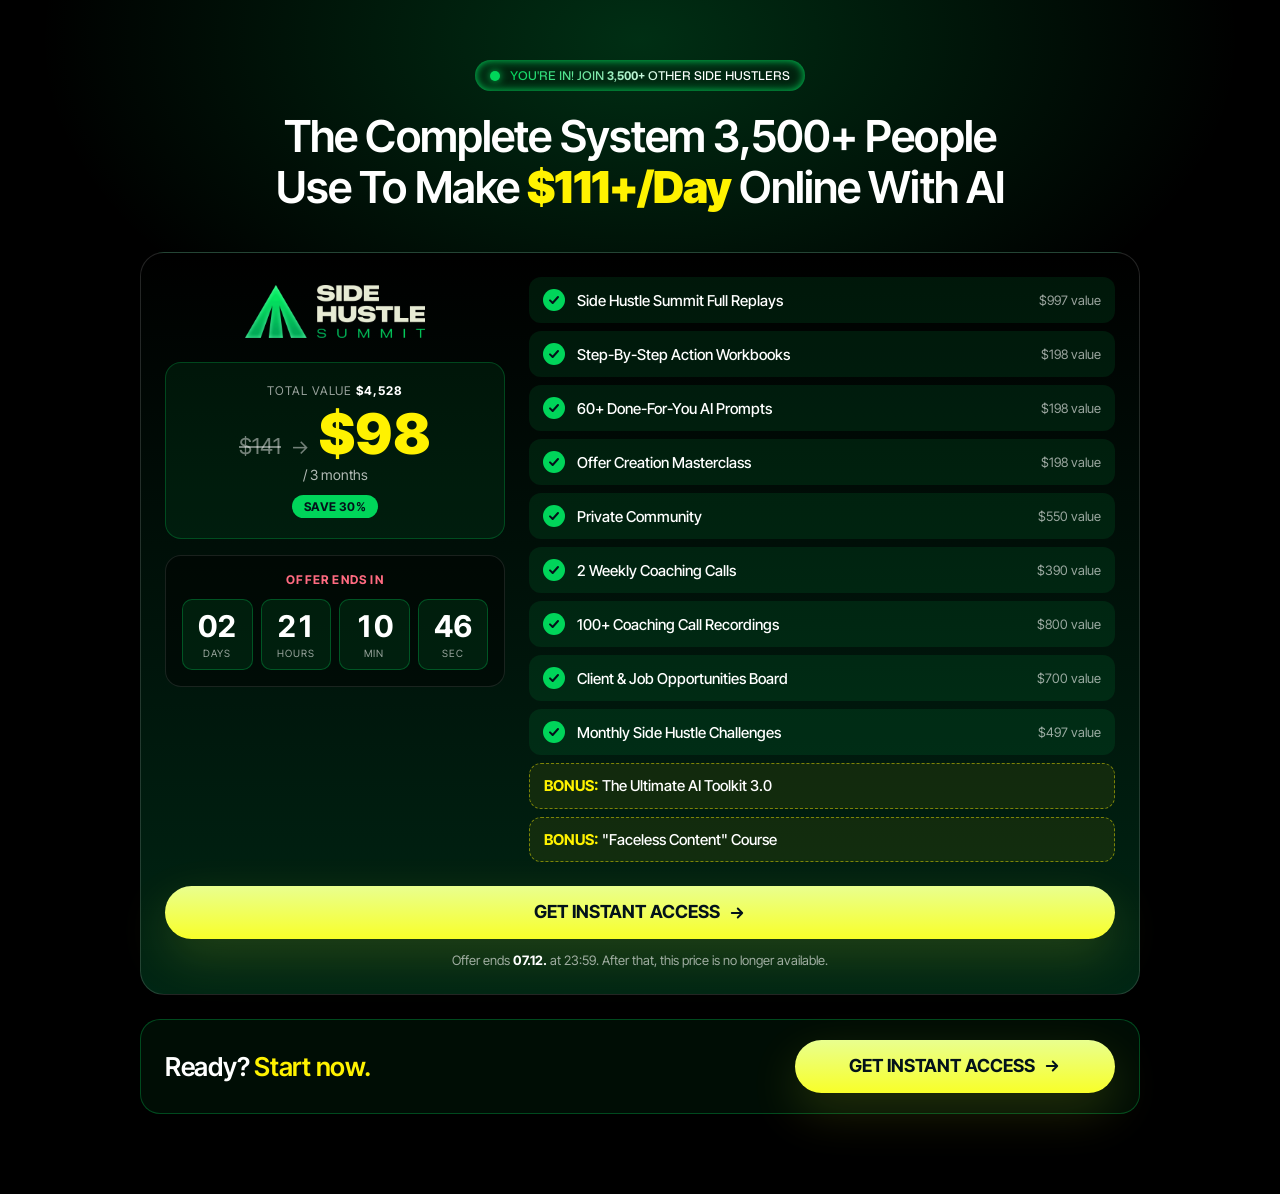
<file: thank-you.html>
<!DOCTYPE html>
<html lang="en">
<head>
  <meta charset="UTF-8">
  <meta name="viewport" content="width=device-width, initial-scale=1.0">
  <!-- Thank you stranica ne treba da se pojavljuje u Google pretrazi -->
  <meta name="robots" content="noindex">
  <title>Your Special Offer – Side Hustle Summit (vežba)</title>

  <link rel="preconnect" href="https://fonts.googleapis.com">
  <link rel="preconnect" href="https://fonts.gstatic.com" crossorigin>
  <link href="https://fonts.googleapis.com/css2?family=Inter+Tight:ital,wght@0,400;0,500;0,600;0,700;0,900;1,600&family=Mona+Sans:wght@500;700&display=swap" rel="stylesheet">

  <link rel="stylesheet" href="css/base.css">
  <link rel="stylesheet" href="css/pages/thank-you.css">
</head>
<body>

  <!-- ========== PONUDA SA TAJMEROM ==========
       Cene, stavke i link dugmeta su privremeni (zamenjuju se pravim podacima).
       Rok tajmera: datum iz linka (?optin_time=DD_MM_YYYY) + 2 dana, u 23:59 po beogradskom vremenu. -->
  <main class="offer">

    <header class="offer__head">
      <p class="offer__badge">
        <span class="offer__badge-dot" aria-hidden="true"></span>
        <span class="offer__badge-text">YOU'RE IN! JOIN <strong>3,500+</strong> OTHER SIDE HUSTLERS</span>
      </p>
      <h1 class="offer__title">The Complete System 3,500+ People Use To Make <strong class="text-yellow">$111+/Day</strong> Online With AI</h1>
    </header>

    <section class="offer-card" aria-label="Special offer">

      <!-- Levo: logo, cena i tajmer -->
      <div class="offer-card__side">
        <img class="offer-card__logo" src="assets/img/logo.png" alt="Side Hustle Summit">

        <div class="offer-price">
          <p class="offer-price__label">Total value <span>$4,528</span></p>
          <p class="offer-price__row">
            <s class="offer-price__old">$141</s>
            <span class="offer-price__arrow" aria-hidden="true">→</span>
            <span class="offer-price__new">$98</span>
          </p>
          <p class="offer-price__period">/ 3 months</p>
          <p class="offer-price__save">SAVE 30%</p>
        </div>

        <div class="offer-timer" role="timer" aria-live="off">
          <p class="offer-timer__title" data-timer-title>Offer ends in</p>
          <div class="offer-timer__boxes">
            <p class="offer-timer__box"><span class="offer-timer__num" data-timer="days">00</span><span class="offer-timer__unit">DAYS</span></p>
            <p class="offer-timer__box"><span class="offer-timer__num" data-timer="hours">00</span><span class="offer-timer__unit">HOURS</span></p>
            <p class="offer-timer__box"><span class="offer-timer__num" data-timer="minutes">00</span><span class="offer-timer__unit">MIN</span></p>
            <p class="offer-timer__box"><span class="offer-timer__num" data-timer="seconds">00</span><span class="offer-timer__unit">SEC</span></p>
          </div>
        </div>
      </div>

      <!-- Desno: šta je uključeno -->
      <ul class="offer-list">
        <li class="offer-list__item">
          <svg class="offer-list__check" viewBox="0 0 24 24" aria-hidden="true"><path d="M6 12.5l4 4 8-9" fill="none" stroke="currentColor" stroke-width="3" stroke-linecap="round" stroke-linejoin="round"/></svg>
          <span class="offer-list__name">Side Hustle Summit Full Replays</span>
          <span class="offer-list__value">$997 value</span>
        </li>
        <li class="offer-list__item">
          <svg class="offer-list__check" viewBox="0 0 24 24" aria-hidden="true"><path d="M6 12.5l4 4 8-9" fill="none" stroke="currentColor" stroke-width="3" stroke-linecap="round" stroke-linejoin="round"/></svg>
          <span class="offer-list__name">Step-By-Step Action Workbooks</span>
          <span class="offer-list__value">$198 value</span>
        </li>
        <li class="offer-list__item">
          <svg class="offer-list__check" viewBox="0 0 24 24" aria-hidden="true"><path d="M6 12.5l4 4 8-9" fill="none" stroke="currentColor" stroke-width="3" stroke-linecap="round" stroke-linejoin="round"/></svg>
          <span class="offer-list__name">60+ Done-For-You AI Prompts</span>
          <span class="offer-list__value">$198 value</span>
        </li>
        <li class="offer-list__item">
          <svg class="offer-list__check" viewBox="0 0 24 24" aria-hidden="true"><path d="M6 12.5l4 4 8-9" fill="none" stroke="currentColor" stroke-width="3" stroke-linecap="round" stroke-linejoin="round"/></svg>
          <span class="offer-list__name">Offer Creation Masterclass</span>
          <span class="offer-list__value">$198 value</span>
        </li>
        <li class="offer-list__item">
          <svg class="offer-list__check" viewBox="0 0 24 24" aria-hidden="true"><path d="M6 12.5l4 4 8-9" fill="none" stroke="currentColor" stroke-width="3" stroke-linecap="round" stroke-linejoin="round"/></svg>
          <span class="offer-list__name">Private Community</span>
          <span class="offer-list__value">$550 value</span>
        </li>
        <li class="offer-list__item">
          <svg class="offer-list__check" viewBox="0 0 24 24" aria-hidden="true"><path d="M6 12.5l4 4 8-9" fill="none" stroke="currentColor" stroke-width="3" stroke-linecap="round" stroke-linejoin="round"/></svg>
          <span class="offer-list__name">2 Weekly Coaching Calls</span>
          <span class="offer-list__value">$390 value</span>
        </li>
        <li class="offer-list__item">
          <svg class="offer-list__check" viewBox="0 0 24 24" aria-hidden="true"><path d="M6 12.5l4 4 8-9" fill="none" stroke="currentColor" stroke-width="3" stroke-linecap="round" stroke-linejoin="round"/></svg>
          <span class="offer-list__name">100+ Coaching Call Recordings</span>
          <span class="offer-list__value">$800 value</span>
        </li>
        <li class="offer-list__item">
          <svg class="offer-list__check" viewBox="0 0 24 24" aria-hidden="true"><path d="M6 12.5l4 4 8-9" fill="none" stroke="currentColor" stroke-width="3" stroke-linecap="round" stroke-linejoin="round"/></svg>
          <span class="offer-list__name">Client &amp; Job Opportunities Board</span>
          <span class="offer-list__value">$700 value</span>
        </li>
        <li class="offer-list__item">
          <svg class="offer-list__check" viewBox="0 0 24 24" aria-hidden="true"><path d="M6 12.5l4 4 8-9" fill="none" stroke="currentColor" stroke-width="3" stroke-linecap="round" stroke-linejoin="round"/></svg>
          <span class="offer-list__name">Monthly Side Hustle Challenges</span>
          <span class="offer-list__value">$497 value</span>
        </li>
        <li class="offer-list__item offer-list__item--bonus">
          <span class="offer-list__name"><strong>BONUS:</strong> The Ultimate AI Toolkit 3.0</span>
        </li>
        <li class="offer-list__item offer-list__item--bonus">
          <span class="offer-list__name"><strong>BONUS:</strong> "Faceless Content" Course</span>
        </li>
      </ul>

      <!-- Dole: dugme i rok -->
      <div class="offer-card__cta">
        <a class="btn-cta" href="#" data-offer-cta>
          <span data-offer-cta-text>GET INSTANT ACCESS</span>
          <svg class="btn-cta__arrow" viewBox="0 0 24 24" aria-hidden="true"><path d="M5 12h14M13 6l6 6-6 6" fill="none" stroke="currentColor" stroke-width="2.5" stroke-linecap="round" stroke-linejoin="round"/></svg>
        </a>
        <p class="offer-card__note">Offer ends <strong data-offer-deadline>--.--.</strong> at 23:59. After that, this price is no longer available.</p>
      </div>
    </section>

    <!-- Traka na dnu -->
    <section class="offer-ready" aria-label="Get started">
      <h2 class="offer-ready__title">Ready? <span class="text-yellow">Start now.</span></h2>
      <a class="btn-cta" href="#" data-offer-cta>
        <span data-offer-cta-text>GET INSTANT ACCESS</span>
        <svg class="btn-cta__arrow" viewBox="0 0 24 24" aria-hidden="true"><path d="M5 12h14M13 6l6 6-6 6" fill="none" stroke="currentColor" stroke-width="2.5" stroke-linecap="round" stroke-linejoin="round"/></svg>
      </a>
    </section>

  </main>

  <!-- Popup kad ponuda istekne -->
  <dialog class="expired" aria-labelledby="expired-title">
    <div class="expired__card">
      <button class="expired__close" type="button" aria-label="Close">×</button>
      <p class="expired__label">Offer expired</p>
      <h2 class="expired__title" id="expired-title">This offer is no longer available</h2>
      <p class="expired__text">Sign up for the next free event and you'll get a new chance to claim all the bonuses.</p>
      <a class="btn-cta" href="index.html">
        <span>SAVE MY FREE SPOT</span>
        <svg class="btn-cta__arrow" viewBox="0 0 24 24" aria-hidden="true"><path d="M5 12h14M13 6l6 6-6 6" fill="none" stroke="currentColor" stroke-width="2.5" stroke-linecap="round" stroke-linejoin="round"/></svg>
      </a>
    </div>
  </dialog>

  <script src="js/offer-timer.js"></script>

</body>
</html>
</file>
<file: css/base.css>
/* =========================================================
   ZAJEDNIČKI STILOVI: koriste ih sve sekcije
   ========================================================= */
:root {
  --green: #00d55a;
  --green-dark: #002614;     /* tamnozelena na dnu kartica */
  --green-line: #00a856;     /* sredina svetlećih linija */
  --yellow: #fff200;
  --red: #e11d48;
  --ink: #03121a;            /* tamna boja teksta na žutom dugmetu */
  --font-main: "Inter Tight", "Inter", system-ui, -apple-system, "Segoe UI", sans-serif;
  --font-badge: "Mona Sans", "Inter", system-ui, sans-serif;
  --font-serif: "Judson", Georgia, serif;
}

*,
*::before,
*::after {
  box-sizing: border-box;
  margin: 0;
  padding: 0;
}

body {
  background: #000;
  color: #fff;
  font-family: var(--font-main);
  -webkit-font-smoothing: antialiased;
}

img {
  display: block;
  max-width: 100%;
}

/* Žuti tekst (naglašeni delovi naslova u više sekcija) */
.text-yellow {
  color: var(--yellow);
}


/* ---------- Žuto CTA dugme (koristi se u više sekcija) ---------- */
.btn-cta {
  display: flex;
  align-items: center;
  justify-content: center;
  gap: 8px;
  width: 400px;
  max-width: 100%;
  min-height: 53px;        /* na mobilnom je 51px (vidi media query ispod) */
  padding: 16px 24px;
  border-radius: 100px;
  background: linear-gradient(180deg, #e9ff8f 0%, #f8ff29 100%);
  box-shadow: 0 18px 48px rgba(237, 255, 41, 0.15);
  color: var(--ink);
  font-size: 18px;
  font-weight: 700;
  line-height: 1.05;
  text-decoration: none;
  transition: transform 0.2s ease, box-shadow 0.2s ease;
}

.btn-cta:hover {
  transform: translateY(-2px);
  box-shadow: 0 18px 48px rgba(237, 255, 41, 0.3);
}

.btn-cta__arrow {
  width: 18px;
  height: 18px;
  flex-shrink: 0;
}

@media (max-width: 809px) {
  .btn-cta {
    min-height: 51px;
  }
}


/* ---------- Ručni prelomi redova ----------
   <br class="br-mob">  = prelom samo na mobilnom
   <br class="br-desk"> = prelom samo na tabletu i desktopu
   <br class="br-lg">   = prelom samo na desktopu (od 1200px) */
.br-mob,
.br-lg {
  display: none;
}

@media (min-width: 1200px) {
  .br-lg {
    display: inline;
  }
}


/* ---------- Razmak između sekcija na tabletu ----------
   Original na tabletu ima 4px razmaka između svih sekcija (na desktopu i mobilnom nema) */
@media (min-width: 810px) and (max-width: 1199px) {
  body > :not(:first-child) {
    margin-top: 4px;
  }
}

@media (max-width: 809px) {
  .br-desk {
    display: none;
  }

  .br-mob {
    display: inline;
  }
}
</file>
<file: css/pages/thank-you.css>
/* =========================================================
   THANK YOU STRANICA: ponuda sa tajmerom
   Raspored po uzoru na referencu, boje i fontovi kao na našem sajtu
   ========================================================= */
.offer {
  position: relative;
  overflow: hidden;
  min-height: 100vh;
  padding: 60px 40px 80px;
}

/* Zeleni sjaj iza naslova */
.offer::before {
  content: "";
  position: absolute;
  top: -320px;
  left: 50%;
  width: 1200px;
  height: 720px;
  transform: translateX(-50%);
  background: radial-gradient(closest-side, rgba(0, 213, 90, 0.22), transparent);
  pointer-events: none;
}

.offer > * {
  position: relative;       /* sadržaj iznad sjaja */
}


/* ---------- Bedž i naslov ---------- */
.offer__head {
  display: flex;
  flex-direction: column;
  align-items: center;
  max-width: 820px;
  margin: 0 auto;
  text-align: center;
}

/* Isti izgled kao bedž u hero sekciji */
.offer__badge {
  display: inline-flex;
  align-items: center;
  gap: 10px;
  padding: 6px 15px;
  border-radius: 24px;
  box-shadow: inset 0 0 10px var(--green);
}

.offer__badge-dot {
  width: 10px;
  height: 10px;
  border-radius: 50%;
  background: var(--green);
  box-shadow: 0 0 8px var(--green);
  flex-shrink: 0;
}

.offer__badge-text {
  font-family: var(--font-badge);
  font-size: 12px;
  font-weight: 500;
  line-height: 19.2px;
  background: linear-gradient(270deg, #fff 39%, var(--green) 100%);
  -webkit-background-clip: text;
          background-clip: text;
  color: transparent;
}

.offer__badge-text strong {
  font-weight: 700;
}

.offer__title {
  margin-top: 20px;
  font-size: 44px;
  font-weight: 600;
  line-height: 1.15;
  letter-spacing: -0.02em;
  text-wrap: balance;
}

.offer__title strong {
  font-weight: 900;
}


/* ---------- Kartica ponude ----------
   Dve kolone (cena + tajmer | lista), a dugme preko cele širine ispod njih */
.offer-card {
  display: grid;
  grid-template-columns: 340px 1fr;
  grid-template-areas:
    "side list"
    "cta  cta";
  gap: 24px;
  max-width: 1000px;
  margin: 40px auto 0;
  padding: 24px;
  border: 1px solid rgba(255, 255, 255, 0.14);
  border-radius: 24px;
  background: linear-gradient(180deg, #000 0%, var(--green-dark) 100%);
}

.offer-card__side {
  grid-area: side;
  display: flex;
  flex-direction: column;
  gap: 16px;
}

.offer-card__logo {
  width: 180px;
  height: 53px;
  margin: 8px auto;
  object-fit: contain;
}


/* Cena */
.offer-price {
  padding: 20px;
  border: 1px solid rgba(0, 213, 90, 0.25);
  border-radius: 16px;
  background: rgba(0, 213, 90, 0.08);
  text-align: center;
}

.offer-price__label {
  font-size: 12px;
  letter-spacing: 0.08em;
  text-transform: uppercase;
  color: rgba(255, 255, 255, 0.6);
}

.offer-price__label span {
  color: #fff;
  font-weight: 700;
}

.offer-price__row {
  display: flex;
  align-items: baseline;
  justify-content: center;
  gap: 10px;
  margin-top: 8px;
}

.offer-price__old {
  font-size: 22px;
  color: rgba(255, 255, 255, 0.45);
}

.offer-price__arrow {
  font-size: 20px;
  color: rgba(255, 255, 255, 0.45);
}

.offer-price__new {
  font-size: 56px;
  font-weight: 900;
  line-height: 1;
  color: var(--yellow);
}

.offer-price__period {
  margin-top: 4px;
  font-size: 14px;
  color: rgba(255, 255, 255, 0.7);
}

.offer-price__save {
  display: inline-block;
  margin-top: 12px;
  padding: 4px 12px;
  border-radius: 100px;
  background: var(--green);
  color: var(--ink);
  font-size: 12px;
  font-weight: 700;
  letter-spacing: 0.04em;
}


/* Tajmer */
.offer-timer {
  padding: 16px;
  border: 1px solid rgba(255, 255, 255, 0.1);
  border-radius: 16px;
  background: rgba(0, 0, 0, 0.45);
  text-align: center;
}

.offer-timer__title {
  font-size: 12px;
  font-weight: 700;
  letter-spacing: 0.1em;
  text-transform: uppercase;
  color: #ff6b81;
}

.offer-timer__boxes {
  display: grid;
  grid-template-columns: repeat(4, 1fr);
  gap: 8px;
  margin-top: 12px;
}

.offer-timer__box {
  padding: 10px 0;
  border: 1px solid rgba(0, 213, 90, 0.3);
  border-radius: 10px;
  background: rgba(0, 213, 90, 0.1);
}

.offer-timer__num {
  display: block;
  font-size: 30px;
  font-weight: 700;
  line-height: 1.1;
  font-variant-numeric: tabular-nums;   /* cifre iste širine, pa brojevi ne "skaču" */
}

.offer-timer__unit {
  display: block;
  margin-top: 4px;
  font-size: 10px;
  letter-spacing: 0.1em;
  color: rgba(255, 255, 255, 0.6);
}

/* Istekao: kućice sive */
.offer-timer.is-expired .offer-timer__box {
  border-color: rgba(255, 255, 255, 0.12);
  background: rgba(255, 255, 255, 0.04);
  color: rgba(255, 255, 255, 0.45);
}


/* Lista stavki */
.offer-list {
  grid-area: list;
  display: flex;
  flex-direction: column;
  gap: 8px;
  list-style: none;
}

.offer-list__item {
  display: flex;
  align-items: center;
  gap: 12px;
  padding: 12px 14px;
  border-radius: 12px;
  background: rgba(0, 213, 90, 0.1);
  font-size: 15px;
  line-height: 1.3;
}

.offer-list__check {
  width: 22px;
  height: 22px;
  padding: 3px;
  flex-shrink: 0;
  border-radius: 50%;
  background: var(--green);
  color: var(--ink);
}

.offer-list__name {
  flex: 1;
  font-weight: 500;
}

.offer-list__value {
  font-size: 13px;
  white-space: nowrap;
  color: rgba(255, 255, 255, 0.6);
}

.offer-list__item--bonus {
  border: 1px dashed rgba(255, 242, 0, 0.45);
  background: rgba(255, 242, 0, 0.07);
}

.offer-list__item--bonus strong {
  color: var(--yellow);
  font-weight: 700;
}


/* Dugme i rok ispod kartice */
.offer-card__cta {
  grid-area: cta;
  display: flex;
  flex-direction: column;
  align-items: center;
  gap: 12px;
}

.offer-card__cta .btn-cta {
  width: 100%;
}

.offer-card__note {
  font-size: 13px;
  line-height: 1.4;
  text-align: center;
  color: rgba(255, 255, 255, 0.6);
}

.offer-card__note strong {
  color: #fff;
}


/* Dugme kad ponuda istekne: sivo i ne može da se klikne */
.btn-cta.is-expired {
  background: #2a2a2a;
  box-shadow: none;
  color: rgba(255, 255, 255, 0.45);
  cursor: default;
  pointer-events: none;
  transform: none;
}

.btn-cta.is-expired .btn-cta__arrow {
  display: none;
}


/* ---------- Traka "Ready? Start now." ---------- */
.offer-ready {
  display: flex;
  align-items: center;
  justify-content: space-between;
  gap: 24px;
  max-width: 1000px;
  margin: 24px auto 0;
  padding: 20px 24px;
  border: 1px solid rgba(0, 213, 90, 0.3);
  border-radius: 20px;
  background: rgba(0, 213, 90, 0.06);
}

.offer-ready__title {
  font-size: 26px;
  font-weight: 600;
  letter-spacing: -0.01em;
}

.offer-ready .btn-cta {
  width: 320px;
}


/* ---------- Popup "Offer expired" ---------- */
.expired {
  width: 420px;
  max-width: calc(100% - 30px);
  margin: auto;
  padding: 0;
  border: 0;
  background: none;
  color: #fff;
}

.expired::backdrop {
  background: rgba(0, 0, 0, 0.9);
}

.expired__card {
  position: relative;
  padding: 40px 30px 32px;
  border: 1px solid rgba(255, 255, 255, 0.14);
  border-radius: 20px;
  background: linear-gradient(180deg, #000 0%, var(--green-dark) 100%);
  text-align: center;
}

.expired__close {
  position: absolute;
  top: 8px;
  right: 10px;
  width: 34px;
  height: 34px;
  border: 0;
  background: none;
  color: rgba(255, 255, 255, 0.5);
  font-size: 26px;
  line-height: 1;
  cursor: pointer;
}

.expired__close:hover {
  color: #fff;
}

.expired__label {
  font-size: 13px;
  font-weight: 700;
  letter-spacing: 0.08em;
  text-transform: uppercase;
  color: #ff6b81;
}

.expired__title {
  margin-top: 12px;
  font-size: 24px;
  font-weight: 700;
  line-height: 1.25;
}

.expired__text {
  margin-top: 10px;
  font-size: 15px;
  line-height: 1.5;
  color: rgba(255, 255, 255, 0.7);
}

.expired__card .btn-cta {
  width: 100%;
  margin-top: 24px;
}


/* =========================================================
   TABLET (810px – 1199px)
   ========================================================= */
@media (min-width: 810px) and (max-width: 1199px) {
  .offer {
    padding: 50px 30px 70px;
  }

  .offer__title {
    font-size: 36px;
  }

  .offer-card {
    grid-template-columns: 300px 1fr;
  }
}


/* =========================================================
   MOBILNI (do 809px): sve u jednoj koloni
   ========================================================= */
@media (max-width: 809px) {
  .offer {
    padding: 40px 20px 60px;
  }

  .offer__badge-text {
    font-size: 11px;
  }

  .offer__title {
    font-size: 28px;
    line-height: 1.2;
  }

  .offer-card {
    grid-template-columns: 1fr;
    grid-template-areas:
      "side"
      "list"
      "cta";
    gap: 16px;
    margin-top: 28px;
    padding: 16px;
    border-radius: 20px;
  }

  .offer-price__new {
    font-size: 48px;
  }

  .offer-timer__num {
    font-size: 26px;
  }

  .offer-list__item {
    font-size: 14px;
  }

  .offer-ready {
    flex-direction: column;
    text-align: center;
  }

  .offer-ready__title {
    font-size: 22px;
  }

  .offer-ready .btn-cta {
    width: 100%;
  }
}
</file>
